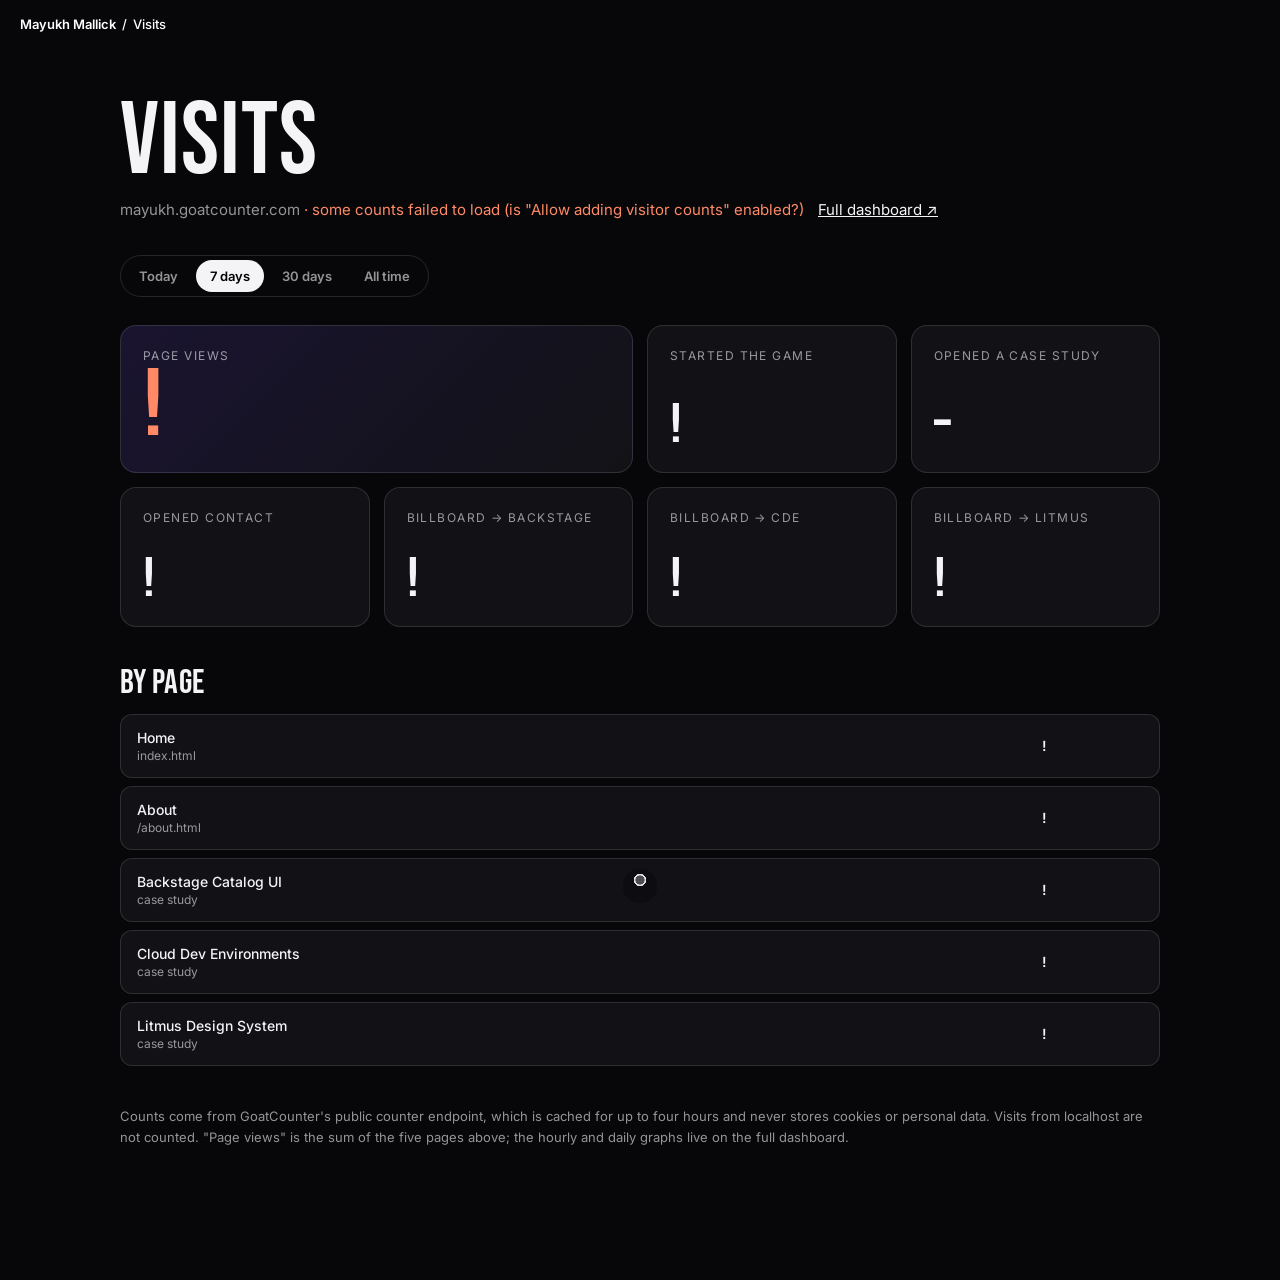
<file: stats.html>
<!doctype html>
<html lang="en">
<head>
<meta charset="utf-8" />
<meta name="viewport" content="width=device-width, initial-scale=1" />
<meta name="robots" content="noindex" />
<link rel="icon" href="favicon.ico" sizes="any">
<link rel="icon" type="image/png" sizes="32x32" href="assets/icons/favicon-32.png">
<title>Mayukh Mallick · Visits</title>
<link rel="preconnect" href="https://fonts.googleapis.com" />
<link rel="preconnect" href="https://fonts.gstatic.com" crossorigin />
<link href="https://fonts.googleapis.com/css2?family=Bebas+Neue&family=Inter:wght@400;500;600&display=swap" rel="stylesheet" />
<link rel="stylesheet" href="chrome.css?v=20261019s" />
<style>
  :root { --bg: #070709; --ink: #f4f4f6; --muted: rgba(244,244,246,.6); --line: rgba(255,255,255,.12); --panel: #121216; --accent: #7b61ff; --brick: #ef4e00; }
  * { box-sizing: border-box; }
  html, body { margin: 0; min-height: 100%; }
  body { background: var(--bg); color: var(--ink); font-family: Inter, system-ui, sans-serif; -webkit-font-smoothing: antialiased; }
  main { width: min(1040px, calc(100% - 40px)); margin: 0 auto; padding: 96px 0 120px; }
  .display { font-family: 'Bebas Neue', Impact, sans-serif; font-weight: 400; letter-spacing: .01em; line-height: .92; text-transform: uppercase; }
  h1 { font-size: clamp(56px, 8vw, 104px); margin: 0 0 10px; }
  .lede { color: var(--muted); margin: 0 0 36px; font-size: 15px; display: flex; flex-wrap: wrap; gap: 6px 14px; align-items: center; }
  .lede a { color: var(--ink); }
  .range { display: inline-flex; gap: 4px; padding: 4px; border: 1px solid var(--line); border-radius: 999px; margin-bottom: 28px; }
  .range button { appearance: none; border: 0; background: none; color: var(--muted); font: 600 13px Inter, system-ui, sans-serif; padding: 8px 14px; border-radius: 999px; cursor: pointer; }
  .range button.on { background: var(--ink); color: #000; }
  .cards { display: grid; grid-template-columns: repeat(4, 1fr); gap: 14px; margin-bottom: 40px; }
  .card { background: var(--panel); border: 1px solid var(--line); border-radius: 16px; padding: 22px 22px 20px; min-height: 140px; display: flex; flex-direction: column; justify-content: space-between; }
  .card .k { font-size: 12px; letter-spacing: .12em; text-transform: uppercase; color: var(--muted); }
  .card .v { font-size: 56px; font-variant-numeric: tabular-nums; }
  .card.hero { grid-column: span 2; background: linear-gradient(135deg, #1a1430, #121216); }
  .card.hero .v { font-size: 96px; }
  .card .v.dim { color: var(--muted); font-size: 32px; }
  h2 { font-size: 34px; margin: 0 0 16px; }
  .pages { display: grid; gap: 8px; margin-bottom: 40px; }
  .row { display: grid; grid-template-columns: 220px 1fr 80px; gap: 16px; align-items: center; padding: 14px 16px; background: var(--panel); border: 1px solid var(--line); border-radius: 12px; font-size: 14px; }
  .row .name { font-weight: 500; }
  .row .name small { display: block; color: var(--muted); font-weight: 400; font-size: 12px; margin-top: 2px; }
  .bar { height: 10px; border-radius: 999px; background: rgba(255,255,255,.06); overflow: hidden; }
  .bar i { display: block; height: 100%; width: 0; border-radius: 999px; background: linear-gradient(90deg, var(--accent), var(--brick)); transition: width .6s cubic-bezier(.2,.8,.2,1); }
  .row .n { text-align: right; font-variant-numeric: tabular-nums; font-weight: 600; }
  .note { color: var(--muted); font-size: 13px; line-height: 1.6; }
  .note code { background: var(--panel); border: 1px solid var(--line); border-radius: 6px; padding: 1px 6px; }
  .setup { background: var(--panel); border: 1px solid var(--line); border-radius: 16px; padding: 26px; margin-bottom: 36px; line-height: 1.6; }
  .setup ol { margin: 10px 0 0 18px; padding: 0; } .setup li { margin: 6px 0; }
  .err { color: #ff8a65; }
  @media (max-width: 820px) {
    .cards { grid-template-columns: 1fr 1fr; } .card.hero { grid-column: span 2; } .card .v { font-size: 40px; } .card.hero .v { font-size: 64px; }
    .row { grid-template-columns: 1fr 70px; } .row .bar { grid-column: 1 / -1; }
  }
</style>
</head>
<body class="on-dark">

<div class="crumb"><a href="index.html">Mayukh Mallick</a><span class="sep">/</span><span class="here">Visits</span></div>

<main>
  <h1 class="display">Visits</h1>
  <p class="lede"><span id="site">Loading…</span><a id="full" href="#" target="_blank" rel="noopener" hidden>Full dashboard ↗</a></p>

  <div class="setup" id="setup" hidden>
    <b>Tracking is not switched on yet.</b> To turn it on:
    <ol>
      <li>Create a free account at <a href="https://www.goatcounter.com/signup" target="_blank" rel="noopener">goatcounter.com/signup</a> and pick a code, for example <code>mayukh</code>.</li>
      <li>In GoatCounter go to Settings → Site settings and tick <i>Allow adding visitor counts on your website</i>.</li>
      <li>Put that code in <code>chrome.js</code> as <code>GC_CODE</code>, then commit and push.</li>
    </ol>
  </div>

  <div class="range" id="range" role="tablist">
    <button type="button" data-days="1">Today</button>
    <button type="button" data-days="7" class="on">7 days</button>
    <button type="button" data-days="30">30 days</button>
    <button type="button" data-days="0">All time</button>
  </div>

  <section class="cards">
    <div class="card hero"><span class="k">Page views</span><span class="v display" id="total">–</span></div>
    <div class="card"><span class="k">Started the game</span><span class="v display" data-ev="start-journey">–</span></div>
    <div class="card"><span class="k">Opened a case study</span><span class="v display" id="opened">–</span></div>
    <div class="card"><span class="k">Opened Contact</span><span class="v display" data-ev="contact-open">–</span></div>
    <div class="card"><span class="k">Billboard → Backstage</span><span class="v display" data-ev="open-backstage-catalog">–</span></div>
    <div class="card"><span class="k">Billboard → CDE</span><span class="v display" data-ev="open-cde">–</span></div>
    <div class="card"><span class="k">Billboard → Litmus</span><span class="v display" data-ev="open-litmus-design-system">–</span></div>
  </section>

  <h2 class="display">By page</h2>
  <section class="pages" id="pages"></section>

  <p class="note">Counts come from GoatCounter's public counter endpoint, which is cached for up to four hours and never stores cookies or personal data. Visits from localhost are not counted. "Page views" is the sum of the five pages above; the hourly and daily graphs live on the full dashboard.</p>
</main>

<script src="chrome.js?v=20261019s"></script>
<script>
(() => {
  const CODE = window.GC_CODE;
  const PAGES = [
    { path: '/', name: 'Home', sub: 'index.html' },
    { path: '/about.html', name: 'About' },
    { path: '/backstage-catalog.html', name: 'Backstage Catalog UI', sub: 'case study' },
    { path: '/cde.html', name: 'Cloud Dev Environments', sub: 'case study' },
    { path: '/litmus-design-system.html', name: 'Litmus Design System', sub: 'case study' },
  ];
  const EVENTS = ['start-journey', 'contact-open', 'open-backstage-catalog', 'open-cde', 'open-litmus-design-system'];
  const $ = (s) => document.querySelector(s);
  const base = `https://${CODE}.goatcounter.com`;
  const ready = CODE && CODE !== 'GOATCOUNTER_CODE';
  $('#site').textContent = ready ? `${CODE}.goatcounter.com` : 'No tracker configured';
  if (ready) { const a = $('#full'); a.href = base; a.hidden = false; } else $('#setup').hidden = false;

  const pagesEl = $('#pages');
  pagesEl.innerHTML = PAGES.map(p => `<div class="row" data-path="${p.path}"><span class="name">${p.name}<small>${p.sub || p.path}</small></span><span class="bar"><i></i></span><span class="n">–</span></div>`).join('');

  const fmt = (n) => n == null ? '–' : n.toLocaleString('en-IN');
  const ymd = (d) => d.toISOString().slice(0, 10);
  async function count(path, days) {
    if (!ready) return null;
    let url = `${base}/counter/${encodeURIComponent(path)}.json`;
    if (days > 0) { const end = new Date(), start = new Date(Date.now() - (days - 1) * 864e5); url += `?start=${ymd(start)}&end=${ymd(end)}`; }
    try {
      const r = await fetch(url, { cache: 'no-store' });
      if (r.status === 404) return 0;
      if (!r.ok) throw new Error(r.status);
      const j = await r.json();
      return parseInt(String(j.count ?? j.count_unique ?? '0').replace(/[^\d]/g, ''), 10) || 0;
    } catch (e) { return NaN; }
  }

  let days = 7, run = 0;
  async function load() {
    const me = ++run;
    const [pageCounts, evCounts] = await Promise.all([
      Promise.all(PAGES.map(p => count(p.path, days))),
      Promise.all(EVENTS.map(e => count('event/' + e, days))),
    ]);
    if (me !== run) return;
    const ok = (n) => Number.isFinite(n);
    const total = pageCounts.filter(ok).reduce((a, b) => a + b, 0);
    const anyErr = pageCounts.some(n => Number.isNaN(n));
    $('#total').textContent = ready ? (anyErr && !total ? '!' : fmt(total)) : '–';
    $('#total').classList.toggle('err', anyErr && !total);
    const max = Math.max(1, ...pageCounts.filter(ok));
    PAGES.forEach((p, i) => {
      const row = pagesEl.children[i], n = pageCounts[i];
      row.querySelector('.n').textContent = ok(n) ? fmt(n) : (ready ? '!' : '–');
      row.querySelector('.bar i').style.width = ok(n) ? (n / max * 100).toFixed(1) + '%' : '0%';
    });
    EVENTS.forEach((e, i) => { const el = document.querySelector(`[data-ev="${e}"]`); if (el) el.textContent = ok(evCounts[i]) ? fmt(evCounts[i]) : (ready ? '!' : '–'); });
    const opened = evCounts.slice(2).filter(ok).reduce((a, b) => a + b, 0);
    $('#opened').textContent = ready && evCounts.slice(2).some(ok) ? fmt(opened) : '–';
    if (anyErr) $('#site').innerHTML = `${CODE}.goatcounter.com <span class="err">· some counts failed to load (is "Allow adding visitor counts" enabled?)</span>`;
  }
  $('#range').addEventListener('click', (e) => {
    const b = e.target.closest('button'); if (!b) return;
    for (const x of $('#range').children) x.classList.toggle('on', x === b);
    days = +b.dataset.days; load();
  });
  load();
})();
</script>
</body>
</html>
</file>
<file: chrome.css>
/* ---------- shared page chrome: breadcrumb, icon tools, bottom toolbar ----------
   Sits above the CRT glass (z 10) like controls on the set's bezel. */
:root { --chrome-ink: #0b0b0c; --chrome-muted: #6f6f76; --chrome-line: #e7e7ea; --chrome-chip: #f1f1f3; --chrome-select: #4c7dff; }
.crumb {
  position: fixed; left: 20px; top: 16px; z-index: 11; font-family: Inter, system-ui, sans-serif; font-size: 13px; font-weight: 600; color: var(--chrome-ink);
  display: flex; gap: 6px; align-items: center; pointer-events: auto;
}
.crumb a { text-decoration: none; color: inherit; }
.crumb .sep, .crumb .here { color: var(--chrome-muted); font-weight: 500; }
.tools { position: fixed; right: 20px; top: 12px; z-index: 11; display: flex; align-items: center; gap: 6px; }
.tool {
  width: 30px; height: 30px; border-radius: 7px; display: grid; place-items: center; color: #333; text-decoration: none;
  border: 1px solid transparent; transition: background .15s, border-color .15s;
}
.tool:hover { background: #fff; border-color: var(--chrome-line); }
.tool svg { width: 15px; height: 15px; }
.tools .gap { width: 10px; }

/* on the sky-blue hero the chrome is white */
body.on-dark .crumb, body.on-dark .crumb .sep, body.on-dark .crumb .here { color: #fff; text-shadow: 0 1px 0 rgba(0,0,0,.25); }
body.on-dark .tool { color: #fff; }
body.on-dark .tool:hover { background: rgba(255,255,255,.18); border-color: rgba(255,255,255,.35); }

.bar {
  position: fixed; left: 50%; bottom: 14px; transform: translateX(-50%); z-index: 11;
  display: flex; align-items: center; gap: 6px; padding: 5px; background: #fff; border: 1px solid var(--chrome-line); border-radius: 10px;
  box-shadow: 0 6px 24px rgba(0,0,0,.08); font-family: Inter, system-ui, sans-serif; font-size: 12px; font-weight: 600;
}
.bar a, .bar button {
  appearance: none; border: 0; background: none; font: inherit; color: var(--chrome-ink); text-decoration: none;
  padding: 7px 10px; border-radius: 6px; cursor: pointer; display: inline-grid; place-items: center; min-width: 30px;
}
.bar a:hover, .bar button:hover { background: var(--chrome-chip); }
.bar .on { background: var(--chrome-select); color: #fff; }
.bar .on:hover { background: var(--chrome-select); }
.bar .pager { display: flex; align-items: center; gap: 2px; color: var(--chrome-muted); font-weight: 500; padding: 0 2px; }
.bar .pager span { min-width: 36px; text-align: center; font-variant-numeric: tabular-nums; }
.bar button:disabled { opacity: .3; cursor: default; }
.bar button:disabled:hover { background: none; }
.bar svg { width: 12px; height: 12px; }
.bar .divider { width: 1px; height: 18px; background: var(--chrome-line); }
.help {
  position: fixed; left: 50%; bottom: 64px; transform: translateX(-50%) translateY(6px); z-index: 11; opacity: 0; pointer-events: none;
  background: #111; color: #fff; font-family: Inter, system-ui, sans-serif; font-size: 12px; padding: 8px 12px; border-radius: 8px; white-space: nowrap; transition: opacity .15s, transform .15s;
}
.help.show { opacity: 1; transform: translateX(-50%); }
.help kbd { background: rgba(255,255,255,.15); padding: 1px 6px; border-radius: 4px; font-family: inherit; }

/* ---------- contact overlay: keycaps on a dimmed glass, no panel ---------- */
.contact {
  position: fixed; inset: 0; z-index: 12; display: grid; place-items: center; padding: 24px;
  background: rgba(10, 10, 14, .62); -webkit-backdrop-filter: blur(10px); backdrop-filter: blur(10px);
  opacity: 0; pointer-events: none; transition: opacity .2s; font-family: Inter, system-ui, sans-serif; color: #fff;
}
.contact.show { opacity: 1; pointer-events: auto; }
.contact-x {
  position: absolute; right: 18px; top: 14px; width: 36px; height: 36px; border-radius: 10px; border: 1px solid rgba(255,255,255,.18); background: rgba(255,255,255,.08);
  color: #fff; font: 400 22px/1 Inter, system-ui, sans-serif; cursor: pointer; display: grid; place-items: center;
}
.contact-x:hover { background: rgba(255,255,255,.16); }
.contact-in { width: min(100%, 1040px); transform: translateY(14px) scale(.98); transition: transform .25s cubic-bezier(.2,.8,.2,1); }
.contact.show .contact-in { transform: none; }
.ck-psst { margin: 0 0 40px; text-align: center; font-size: 14px; font-weight: 600; color: rgba(255,255,255,.75); }
.ck-psst kbd {
  display: inline-grid; place-items: center; min-width: 26px; height: 24px; padding: 0 6px; margin-left: 2px; border-radius: 6px;
  background: #fff; color: #222; font: 600 12px Inter, system-ui, sans-serif; box-shadow: 0 2px 0 #cfcfd4;
}
.ck-keys { display: grid; grid-template-columns: repeat(4, 1fr); gap: 24px; align-items: center; }
.ck-slot { position: relative; display: grid; grid-template-rows: 84px auto 84px; justify-items: center; align-items: end; row-gap: 14px; }
.ck-slot .ck-note-bottom { align-self: start; }
.ck-note { margin: 0; text-align: center; font-size: 15px; font-weight: 600; line-height: 1.35; color: #fff; display: grid; justify-items: center; gap: 4px; }
.ck-note .ck-pt { width: 14px; height: 22px; }
.ck-note .ck-pt.down { transform: rotate(-18deg); }
.ck-note .ck-pt.up { transform: rotate(162deg); }
.ck-email { position: absolute; left: 50%; bottom: -34px; transform: translateX(-50%); white-space: nowrap; margin: 0; display: flex; align-items: center; gap: 8px; font-size: 13px; font-weight: 700; color: #fff; }
.ck-copy {
  width: 24px; height: 24px; border-radius: 6px; border: 1px solid rgba(255,255,255,.25); background: rgba(255,255,255,.08); color: #fff; cursor: pointer; display: grid; place-items: center; padding: 0;
}
.ck-copy svg { width: 14px; height: 14px; }
.ck-copy:hover { background: rgba(255,255,255,.18); }
.ck-copy.ok { background: #2ecc71; border-color: #2ecc71; color: #042; }

/* the keycap itself: dark base, coloured cap, a letter in the corner */
.ck-key {
  --c: #333; --c2: #555; --press: 0px;
  position: relative; width: 118px; height: 118px; border-radius: 26px; background: #141416; text-decoration: none; display: block; outline: none;
  box-shadow: 0 18px 36px rgba(0,0,0,.45), 0 2px 0 rgba(255,255,255,.08) inset;
  transition: transform .12s ease, box-shadow .12s ease;
}
.ck-key .ck-cap {
  position: absolute; left: 6px; right: 6px; top: 6px; bottom: 14px; border-radius: 21px; display: grid; place-items: center;
  background: linear-gradient(180deg, var(--c2), var(--c)); box-shadow: inset 0 2px 0 rgba(255,255,255,.35), inset 0 -4px 0 rgba(0,0,0,.22);
  transition: bottom .12s ease, top .12s ease;
}
.ck-key .ck-tag { position: absolute; left: 13px; top: 9px; font-size: 12px; font-weight: 700; color: rgba(255,255,255,.8); letter-spacing: .02em; }
.ck-key .ck-tile { width: 58px; height: 58px; border-radius: 14px; background: #fff; display: grid; place-items: center; box-shadow: 0 2px 6px rgba(0,0,0,.2); }
.ck-key .ck-tile svg { width: 40px; height: 40px; }
.ck-key .fig { width: 36px; height: 54px; }
.ck-key .arrow { width: 48px; height: 48px; }
.ck-key:hover { transform: translateY(-3px); box-shadow: 0 24px 40px rgba(0,0,0,.5), 0 2px 0 rgba(255,255,255,.08) inset; }
.ck-key:focus-visible { box-shadow: 0 0 0 3px #fff, 0 18px 36px rgba(0,0,0,.45); }
.ck-key:active, .ck-key.down { transform: translateY(4px); box-shadow: 0 8px 18px rgba(0,0,0,.4), 0 2px 0 rgba(255,255,255,.08) inset; }
.ck-key:active .ck-cap, .ck-key.down .ck-cap { top: 9px; bottom: 9px; }
.ck-key-mail     { --c: #d93a30; --c2: #f05a4e; }
.ck-key-linkedin { --c: #0a5bb0; --c2: #1e7fdc; }
.ck-key-figma    { --c: #1f1f24; --c2: #3a3a44; }
.ck-key-resume   { --c: #e9b61a; --c2: #ffd54a; }
.ck-key-resume .ck-tag { color: rgba(0,0,0,.55); }

@media (max-width: 760px) {
  .ck-keys { grid-template-columns: repeat(2, 1fr); gap: 16px 12px; }
  .ck-slot { grid-template-rows: auto auto auto; gap: 8px; padding-bottom: 30px; }
  .ck-email { bottom: 0; }
  .ck-psst { margin-bottom: 24px; font-size: 13px; }
  .ck-key { width: 96px; height: 96px; border-radius: 22px; }
  .ck-key .ck-cap { border-radius: 17px; }
  .ck-key .ck-tile { width: 46px; height: 46px; }
  .ck-note { font-size: 13px; }
}

/* ---------- phones: hamburger at the top instead of the bottom toolbar ---------- */
html.mobile .bar, html.mobile .tools, html.mobile .help { display: none; }
html.mobile .crumb { top: 14px; left: 16px; font-size: 12px; max-width: calc(100vw - 80px); display: block; white-space: nowrap; overflow: hidden; text-overflow: ellipsis; }
.ham {
  display: none; position: fixed; right: 14px; top: 10px; z-index: 13; width: 40px; height: 40px; padding: 0; border-radius: 10px; cursor: pointer;
  border: 1px solid var(--chrome-line); background: #fff; box-shadow: 0 4px 14px rgba(0,0,0,.08); -webkit-tap-highlight-color: transparent;
}
html.mobile .ham { display: flex; flex-direction: column; align-items: center; justify-content: center; gap: 4px; }
.ham span { display: block; width: 18px; height: 2px; border-radius: 2px; background: #111; transition: transform .2s, opacity .2s; }
.ham.open span:nth-child(1) { transform: translateY(6px) rotate(45deg); }
.ham.open span:nth-child(2) { opacity: 0; }
.ham.open span:nth-child(3) { transform: translateY(-6px) rotate(-45deg); }
.menu {
  position: fixed; right: 14px; top: 58px; z-index: 13; min-width: 220px; max-width: calc(100vw - 28px); padding: 8px; display: none; flex-direction: column;
  background: #fff; border: 1px solid var(--chrome-line); border-radius: 14px; box-shadow: 0 16px 40px rgba(0,0,0,.22);
  font-family: Inter, system-ui, sans-serif; font-size: 16px; font-weight: 600; color: var(--chrome-ink); transform-origin: top right;
}
.menu.open { display: flex; animation: menu-in .18s cubic-bezier(.2,.8,.2,1); }
@keyframes menu-in { from { transform: scale(.94) translateY(-6px); } }
.menu a, .menu button { appearance: none; border: 0; background: none; font: inherit; color: inherit; text-align: left; text-decoration: none; display: block; padding: 12px 14px; border-radius: 9px; cursor: pointer; }
.menu a:active, .menu button:active { background: var(--chrome-chip); }
.menu .on { background: var(--chrome-select); color: #fff; }
.menu-help { margin: 6px 6px 4px; padding-top: 10px; border-top: 1px solid var(--chrome-line); font-size: 12px; font-weight: 500; line-height: 1.5; color: var(--chrome-muted); white-space: normal; }
.menu-help kbd { background: var(--chrome-chip); padding: 1px 5px; border-radius: 4px; font-family: inherit; }
</file>
